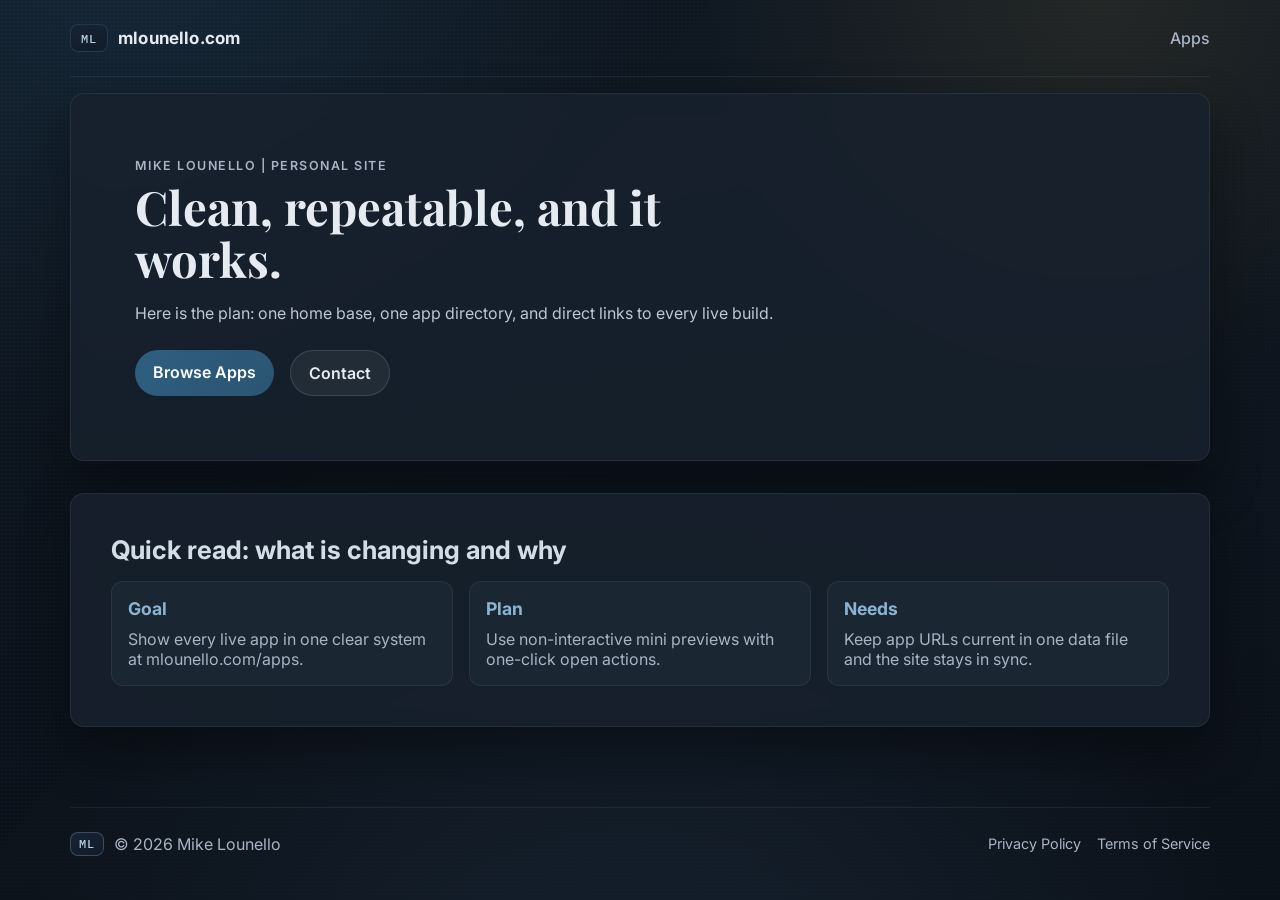
<file: index.html>
<!doctype html>
<html lang="en">
  <head>
    <meta charset="UTF-8" />
    <meta name="viewport" content="width=device-width, initial-scale=1.0" />
    <title>Mike Lounello | Builder, Creative, Developer</title>
    <meta
      name="description"
      content="Personal website for Mike Lounello featuring apps, experiments, and creative software projects."
    />
    <link rel="preconnect" href="https://fonts.googleapis.com" />
    <link rel="preconnect" href="https://fonts.gstatic.com" crossorigin />
    <link
      href="https://fonts.googleapis.com/css2?family=IBM+Plex+Mono:wght@400;500&family=Inter:wght@400;500;600;700&family=Playfair+Display:wght@500;600&display=swap"
      rel="stylesheet"
    />
    <link rel="stylesheet" href="/assets/styles.css" />
  </head>
  <body>
    <div class="noise-layer" aria-hidden="true"></div>
    <header class="site-header">
      <a class="brand" href="/">
        <span class="mark-plate" aria-hidden="true">ML</span>
        <span>mlounello.com</span>
      </a>
      <nav>
        <a href="/apps">Apps</a>
      </nav>
    </header>

    <main class="home-main">
      <section class="hero">
        <p class="eyebrow">Mike Lounello | Personal site</p>
        <h1>Clean, repeatable, and it works.</h1>
        <p class="hero-copy">
          Here is the plan: one home base, one app directory, and direct links to every live build.
        </p>
        <div class="hero-actions">
          <a class="btn btn-primary" href="/apps">Browse Apps</a>
          <a class="btn btn-ghost" href="mailto:hello@mlounello.com">Contact</a>
        </div>
      </section>

      <section class="feature-panel">
        <h2>Quick read: what is changing and why</h2>
        <div class="feature-grid">
          <article>
            <h3>Goal</h3>
            <p>Show every live app in one clear system at mlounello.com/apps.</p>
          </article>
          <article>
            <h3>Plan</h3>
            <p>Use non-interactive mini previews with one-click open actions.</p>
          </article>
          <article>
            <h3>Needs</h3>
            <p>Keep app URLs current in one data file and the site stays in sync.</p>
          </article>
        </div>
      </section>
    </main>

    <footer class="site-footer">
      <div class="footer-meta">
        <span class="mark-plate mark-plate-footer" aria-hidden="true">ML</span>
        <p>&copy; <span id="year"></span> Mike Lounello</p>
      </div>
      <div class="legal-links">
        <a href="/privacy">Privacy Policy</a>
        <a href="/terms">Terms of Service</a>
      </div>
    </footer>

    <script>
      document.getElementById("year").textContent = new Date().getFullYear();
    </script>
  </body>
</html>
</file>
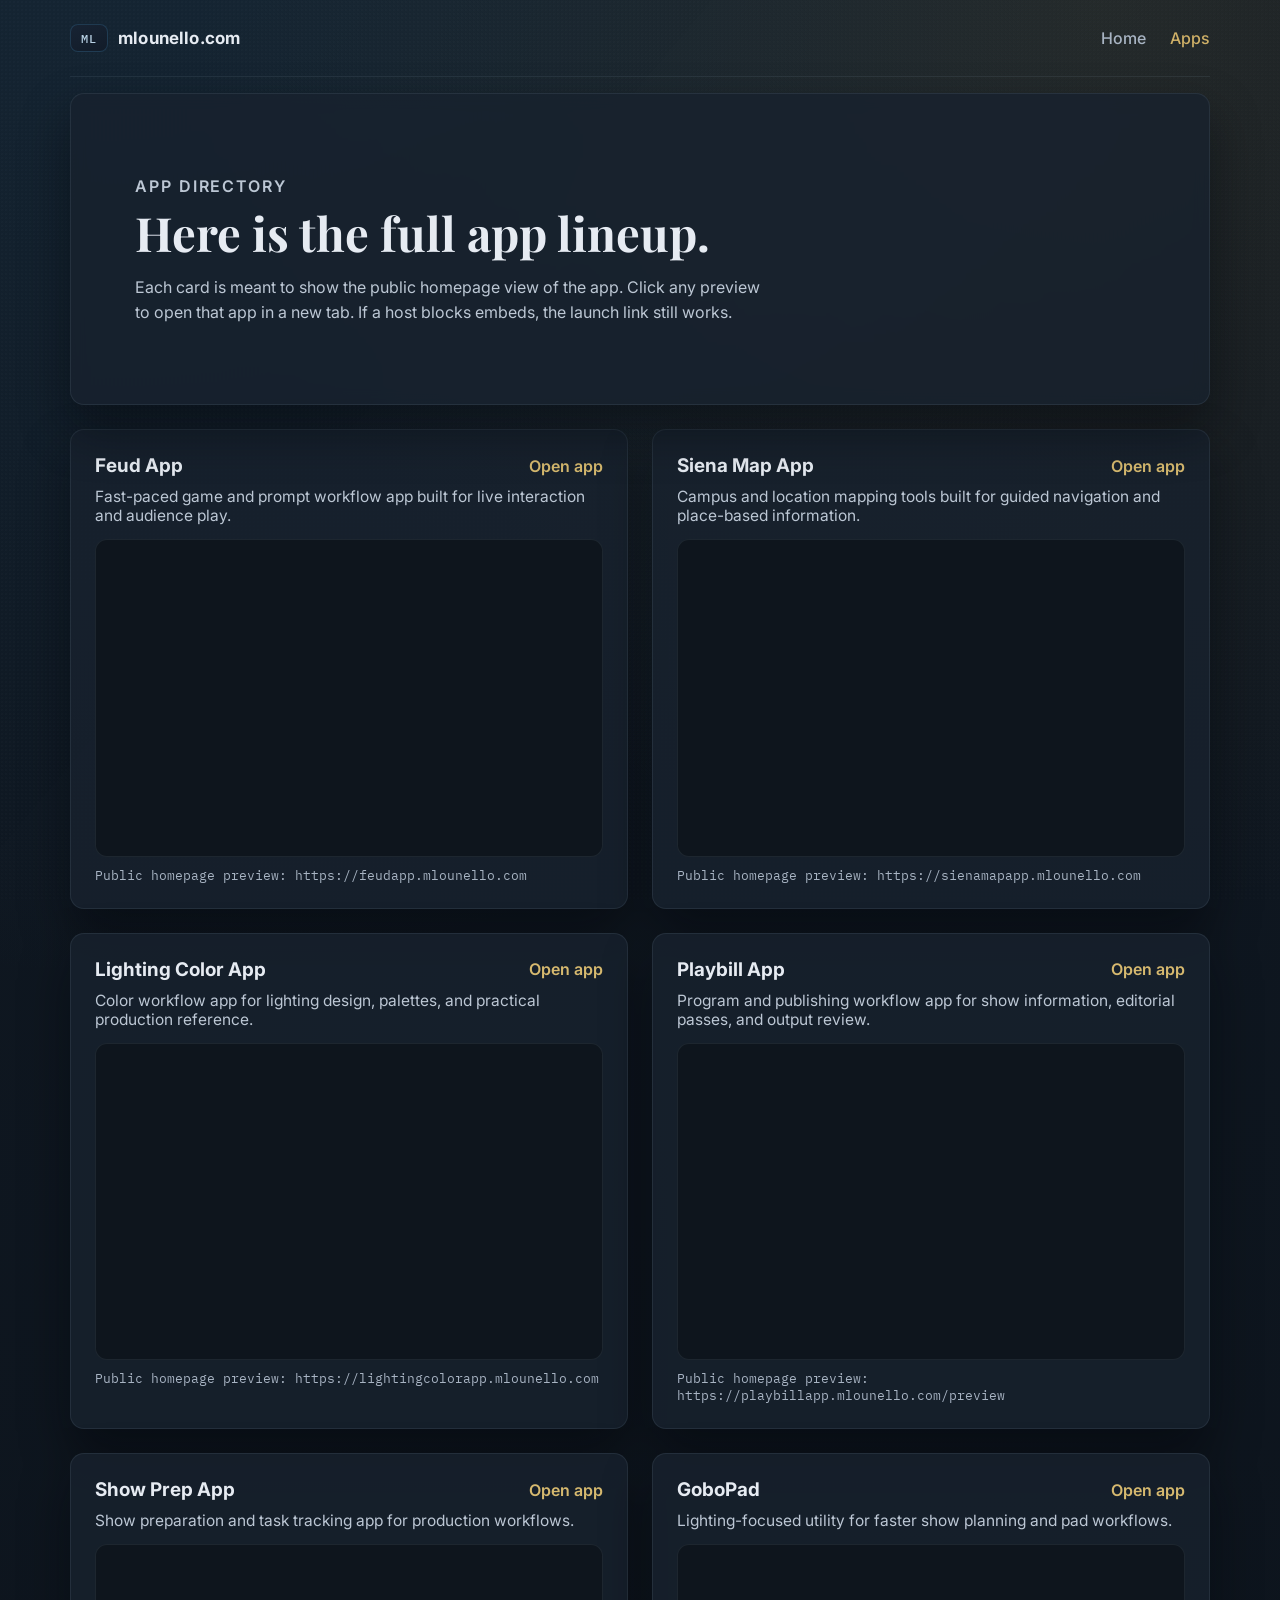
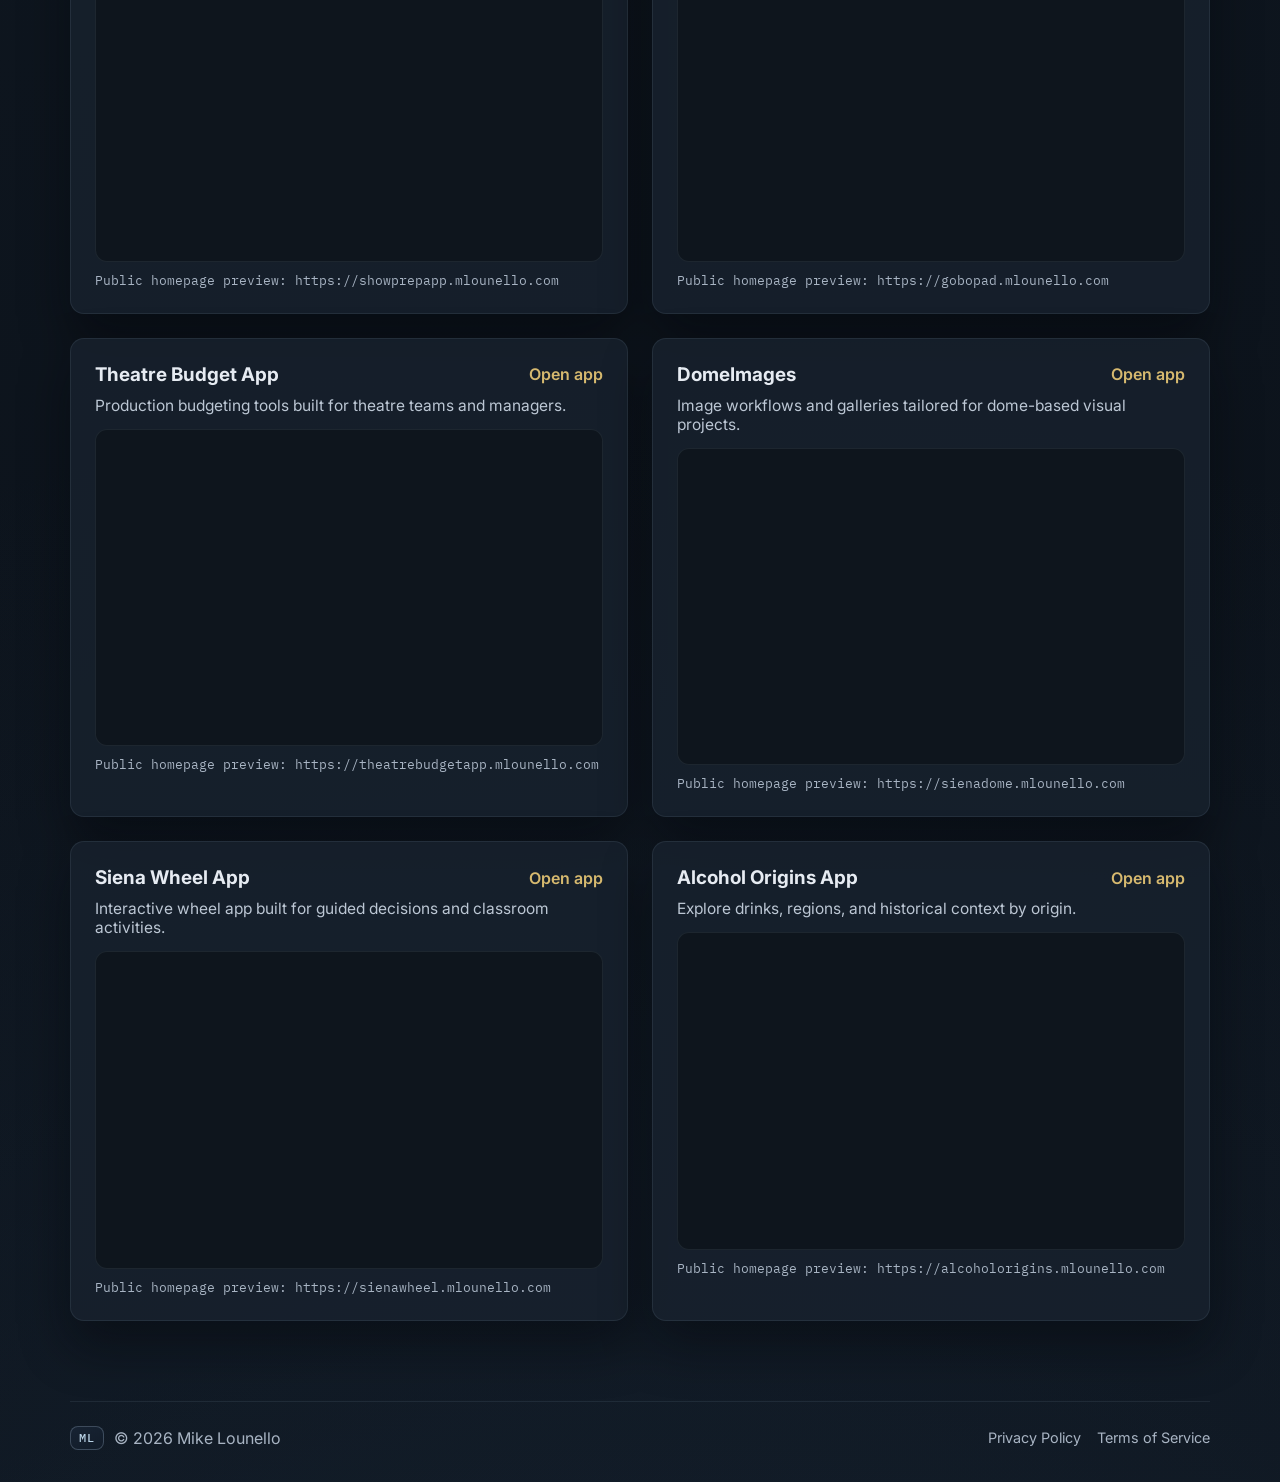
<file: apps/index.html>
<!doctype html>
<html lang="en">
  <head>
    <meta charset="UTF-8" />
    <meta name="viewport" content="width=device-width, initial-scale=1.0" />
    <title>Apps | Mike Lounello</title>
    <meta
      name="description"
      content="Live previews and launch links for apps built by Mike Lounello."
    />
    <link rel="preconnect" href="https://fonts.googleapis.com" />
    <link rel="preconnect" href="https://fonts.gstatic.com" crossorigin />
    <link
      href="https://fonts.googleapis.com/css2?family=IBM+Plex+Mono:wght@400;500&family=Inter:wght@400;500;600;700&family=Playfair+Display:wght@500;600&display=swap"
      rel="stylesheet"
    />
    <link rel="stylesheet" href="/assets/styles.css" />
  </head>
  <body>
    <div class="noise-layer" aria-hidden="true"></div>
    <header class="site-header">
      <a class="brand" href="/">
        <span class="mark-plate" aria-hidden="true">ML</span>
        <span>mlounello.com</span>
      </a>
      <nav>
        <a href="/">Home</a>
        <a href="/apps" aria-current="page">Apps</a>
      </nav>
    </header>

    <main class="apps-main">
      <section class="apps-hero">
        <p class="eyebrow">App directory</p>
        <h1>Here is the full app lineup.</h1>
        <p>
          Each card is meant to show the public homepage view of the app. Click any preview to open that app in a new tab. If a host blocks embeds, the launch link still works.
        </p>
      </section>

      <section>
        <div id="appsGrid" class="apps-grid" aria-live="polite"></div>
      </section>
    </main>

    <footer class="site-footer">
      <div class="footer-meta">
        <span class="mark-plate mark-plate-footer" aria-hidden="true">ML</span>
        <p>&copy; <span id="year"></span> Mike Lounello</p>
      </div>
      <div class="legal-links">
        <a href="/privacy">Privacy Policy</a>
        <a href="/terms">Terms of Service</a>
      </div>
    </footer>

    <script src="/assets/apps.js"></script>
  </body>
</html>
</file>
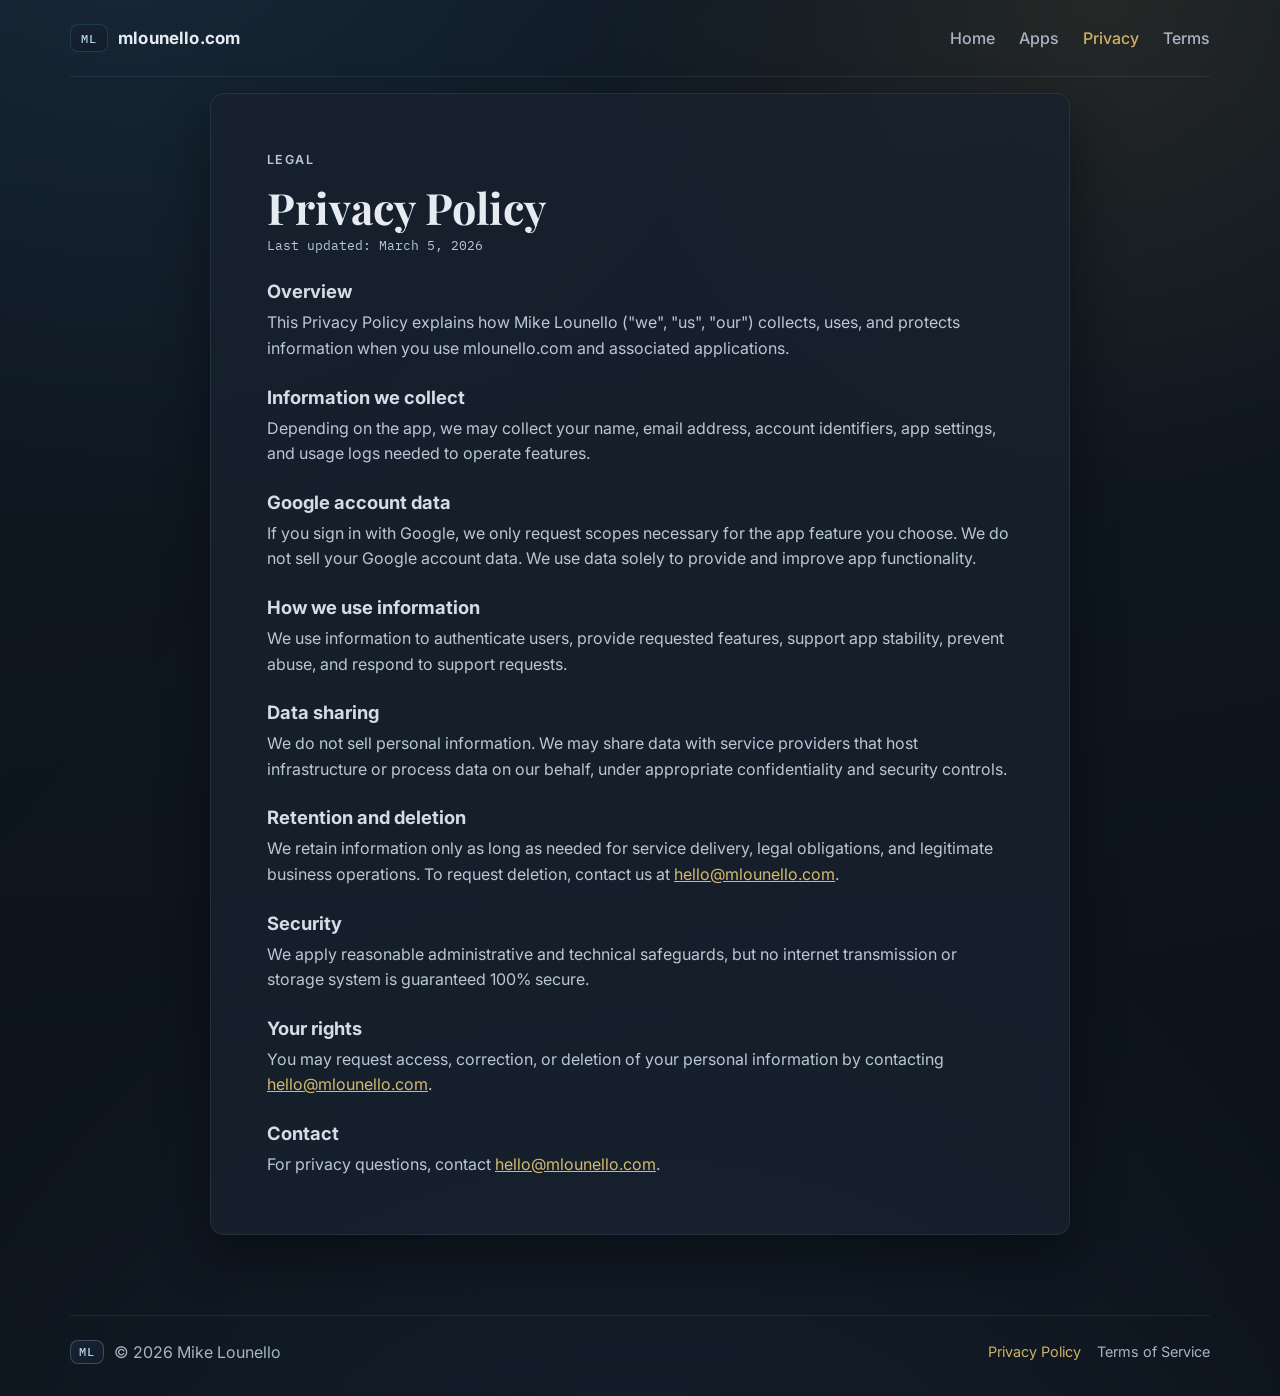
<file: privacy/index.html>
<!doctype html>
<html lang="en">
  <head>
    <meta charset="UTF-8" />
    <meta name="viewport" content="width=device-width, initial-scale=1.0" />
    <title>Privacy Policy | Mike Lounello</title>
    <meta
      name="description"
      content="Privacy Policy for Mike Lounello websites and connected apps."
    />
    <link rel="preconnect" href="https://fonts.googleapis.com" />
    <link rel="preconnect" href="https://fonts.gstatic.com" crossorigin />
    <link
      href="https://fonts.googleapis.com/css2?family=IBM+Plex+Mono:wght@400;500&family=Inter:wght@400;500;600;700&family=Playfair+Display:wght@500;600&display=swap"
      rel="stylesheet"
    />
    <link rel="stylesheet" href="/assets/styles.css" />
  </head>
  <body>
    <div class="noise-layer" aria-hidden="true"></div>
    <header class="site-header">
      <a class="brand" href="/">
        <span class="mark-plate" aria-hidden="true">ML</span>
        <span>mlounello.com</span>
      </a>
      <nav>
        <a href="/">Home</a>
        <a href="/apps">Apps</a>
        <a href="/privacy" aria-current="page">Privacy</a>
        <a href="/terms">Terms</a>
      </nav>
    </header>

    <main class="legal-main">
      <section class="legal-panel">
        <p class="eyebrow">Legal</p>
        <h1>Privacy Policy</h1>
        <p class="legal-updated">Last updated: March 5, 2026</p>

        <h2>Overview</h2>
        <p>
          This Privacy Policy explains how Mike Lounello ("we", "us", "our") collects, uses, and protects information when you use
          mlounello.com and associated applications.
        </p>

        <h2>Information we collect</h2>
        <p>
          Depending on the app, we may collect your name, email address, account identifiers, app settings, and usage logs needed to
          operate features.
        </p>

        <h2>Google account data</h2>
        <p>
          If you sign in with Google, we only request scopes necessary for the app feature you choose. We do not sell your Google account
          data. We use data solely to provide and improve app functionality.
        </p>

        <h2>How we use information</h2>
        <p>
          We use information to authenticate users, provide requested features, support app stability, prevent abuse, and respond to support
          requests.
        </p>

        <h2>Data sharing</h2>
        <p>
          We do not sell personal information. We may share data with service providers that host infrastructure or process data on our
          behalf, under appropriate confidentiality and security controls.
        </p>

        <h2>Retention and deletion</h2>
        <p>
          We retain information only as long as needed for service delivery, legal obligations, and legitimate business operations. To
          request deletion, contact us at <a href="mailto:hello@mlounello.com">hello@mlounello.com</a>.
        </p>

        <h2>Security</h2>
        <p>
          We apply reasonable administrative and technical safeguards, but no internet transmission or storage system is guaranteed 100%
          secure.
        </p>

        <h2>Your rights</h2>
        <p>
          You may request access, correction, or deletion of your personal information by contacting
          <a href="mailto:hello@mlounello.com">hello@mlounello.com</a>.
        </p>

        <h2>Contact</h2>
        <p>For privacy questions, contact <a href="mailto:hello@mlounello.com">hello@mlounello.com</a>.</p>
      </section>
    </main>

    <footer class="site-footer">
      <div class="footer-meta">
        <span class="mark-plate mark-plate-footer" aria-hidden="true">ML</span>
        <p>&copy; <span id="year"></span> Mike Lounello</p>
      </div>
      <div class="legal-links">
        <a href="/privacy" aria-current="page">Privacy Policy</a>
        <a href="/terms">Terms of Service</a>
      </div>
    </footer>

    <script>
      document.getElementById("year").textContent = new Date().getFullYear();
    </script>
  </body>
</html>
</file>
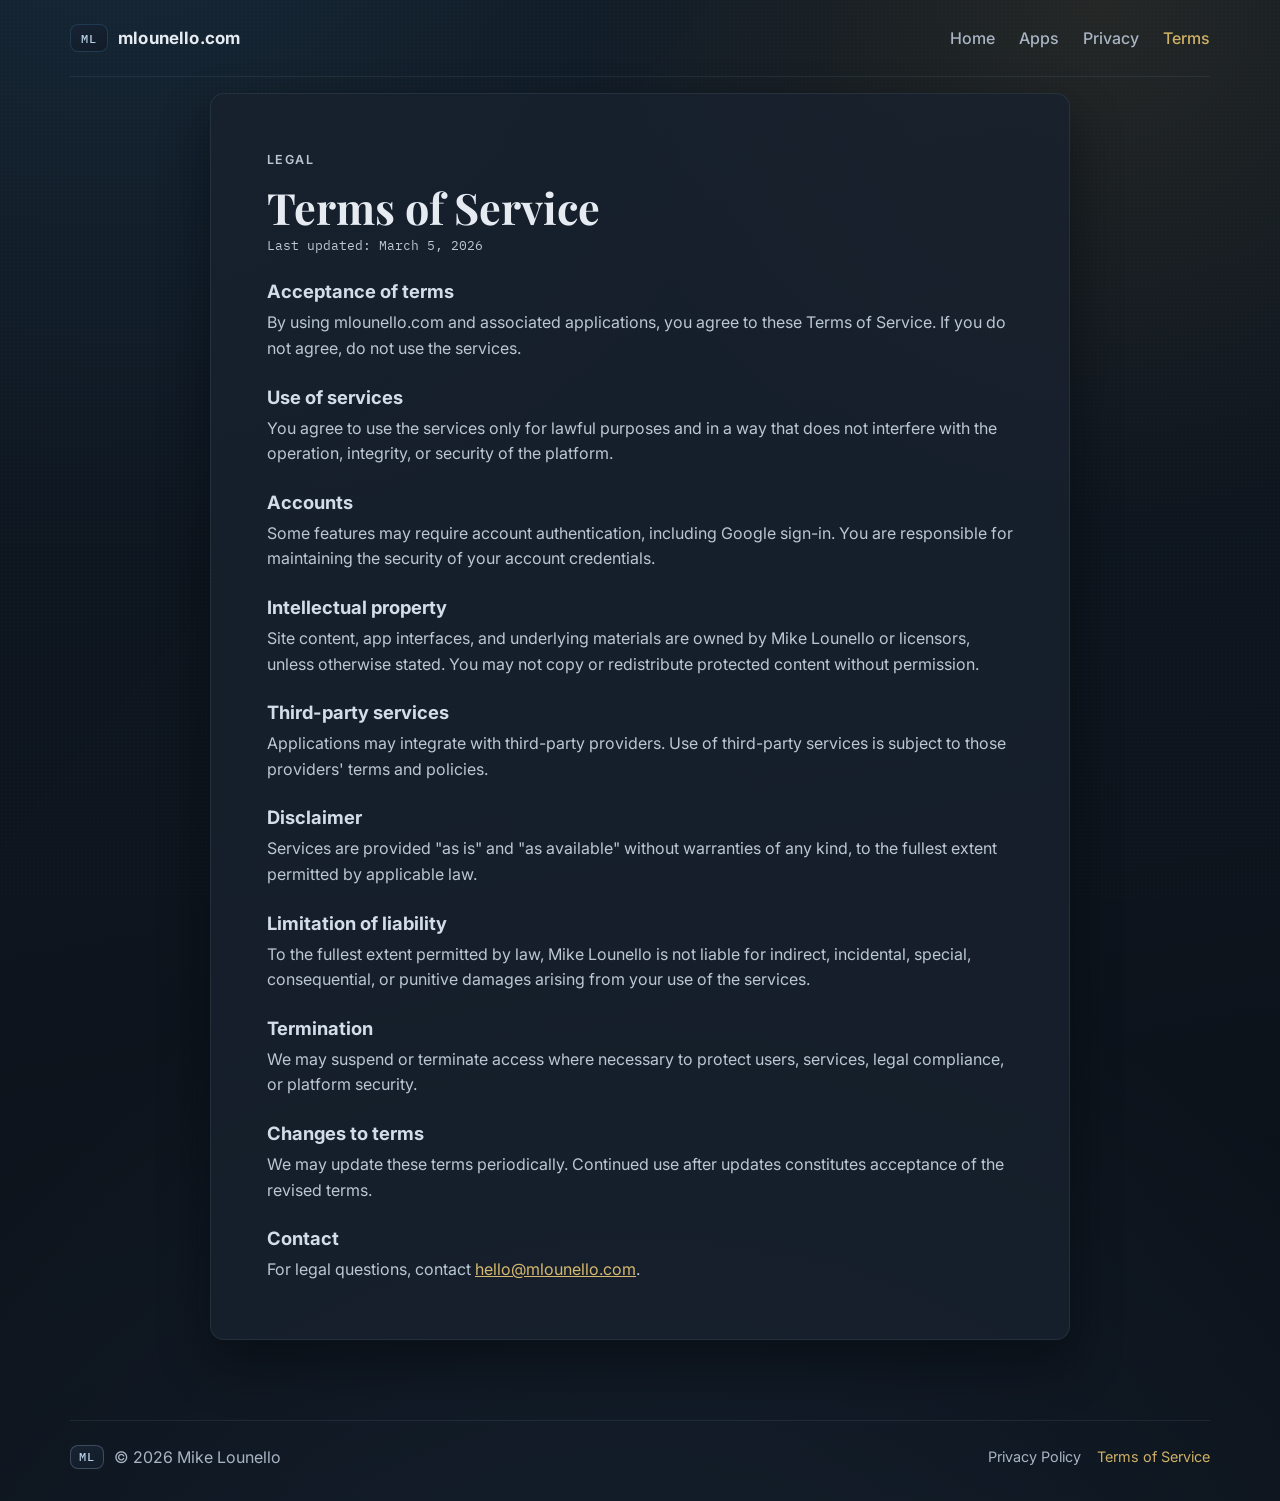
<file: terms/index.html>
<!doctype html>
<html lang="en">
  <head>
    <meta charset="UTF-8" />
    <meta name="viewport" content="width=device-width, initial-scale=1.0" />
    <title>Terms of Service | Mike Lounello</title>
    <meta
      name="description"
      content="Terms of Service for Mike Lounello websites and connected apps."
    />
    <link rel="preconnect" href="https://fonts.googleapis.com" />
    <link rel="preconnect" href="https://fonts.gstatic.com" crossorigin />
    <link
      href="https://fonts.googleapis.com/css2?family=IBM+Plex+Mono:wght@400;500&family=Inter:wght@400;500;600;700&family=Playfair+Display:wght@500;600&display=swap"
      rel="stylesheet"
    />
    <link rel="stylesheet" href="/assets/styles.css" />
  </head>
  <body>
    <div class="noise-layer" aria-hidden="true"></div>
    <header class="site-header">
      <a class="brand" href="/">
        <span class="mark-plate" aria-hidden="true">ML</span>
        <span>mlounello.com</span>
      </a>
      <nav>
        <a href="/">Home</a>
        <a href="/apps">Apps</a>
        <a href="/privacy">Privacy</a>
        <a href="/terms" aria-current="page">Terms</a>
      </nav>
    </header>

    <main class="legal-main">
      <section class="legal-panel">
        <p class="eyebrow">Legal</p>
        <h1>Terms of Service</h1>
        <p class="legal-updated">Last updated: March 5, 2026</p>

        <h2>Acceptance of terms</h2>
        <p>
          By using mlounello.com and associated applications, you agree to these Terms of Service. If you do not agree, do not use the
          services.
        </p>

        <h2>Use of services</h2>
        <p>
          You agree to use the services only for lawful purposes and in a way that does not interfere with the operation, integrity, or
          security of the platform.
        </p>

        <h2>Accounts</h2>
        <p>
          Some features may require account authentication, including Google sign-in. You are responsible for maintaining the security of
          your account credentials.
        </p>

        <h2>Intellectual property</h2>
        <p>
          Site content, app interfaces, and underlying materials are owned by Mike Lounello or licensors, unless otherwise stated. You may
          not copy or redistribute protected content without permission.
        </p>

        <h2>Third-party services</h2>
        <p>
          Applications may integrate with third-party providers. Use of third-party services is subject to those providers' terms and
          policies.
        </p>

        <h2>Disclaimer</h2>
        <p>
          Services are provided "as is" and "as available" without warranties of any kind, to the fullest extent permitted by applicable
          law.
        </p>

        <h2>Limitation of liability</h2>
        <p>
          To the fullest extent permitted by law, Mike Lounello is not liable for indirect, incidental, special, consequential, or punitive
          damages arising from your use of the services.
        </p>

        <h2>Termination</h2>
        <p>
          We may suspend or terminate access where necessary to protect users, services, legal compliance, or platform security.
        </p>

        <h2>Changes to terms</h2>
        <p>
          We may update these terms periodically. Continued use after updates constitutes acceptance of the revised terms.
        </p>

        <h2>Contact</h2>
        <p>For legal questions, contact <a href="mailto:hello@mlounello.com">hello@mlounello.com</a>.</p>
      </section>
    </main>

    <footer class="site-footer">
      <div class="footer-meta">
        <span class="mark-plate mark-plate-footer" aria-hidden="true">ML</span>
        <p>&copy; <span id="year"></span> Mike Lounello</p>
      </div>
      <div class="legal-links">
        <a href="/privacy">Privacy Policy</a>
        <a href="/terms" aria-current="page">Terms of Service</a>
      </div>
    </footer>

    <script>
      document.getElementById("year").textContent = new Date().getFullYear();
    </script>
  </body>
</html>
</file>
<file: assets/styles.css>
:root {
  --blue: #2b5572;
  --charcoal: #14181f;
  --white: #f6f7f9;
  --steel: #6b7280;
  --slate: #334155;
  --sneaker: #ffffff;
  --gold: #c9a24a;
  --success: #16a34a;
  --warning: #f59e0b;
  --critical: #dc2626;
  --neutral: #9ca3af;
  --bg-deep: #0b1119;
  --bg-mid: #101923;
  --surface: #18222ecf;
  --surface-strong: #1b2633;
  --line: #8ea0b51f;
  --line-strong: #8ea0b53d;
  --text-main: #e6ebf2;
  --text-muted: #a8b4c3;
  --radius-lg: 14px;
  --radius-md: 12px;
  --space-1: 8px;
  --space-2: 16px;
  --space-3: 24px;
  --space-4: 32px;
  --space-5: 48px;
  --shadow: 0 24px 50px #04070b7a;
}

* {
  box-sizing: border-box;
}

html,
body {
  margin: 0;
  padding: 0;
}

body {
  min-height: 100vh;
  color: var(--text-main);
  font-family: "Inter", sans-serif;
  background:
    radial-gradient(circle at 10% -10%, #2b557245 0%, #2b557200 36%),
    radial-gradient(circle at 86% 0%, #c9a24a1c 0%, #c9a24a00 28%),
    radial-gradient(circle at 50% 130%, #23374c80 0%, #23374c00 50%),
    linear-gradient(170deg, var(--bg-mid) 0%, var(--bg-deep) 100%);
  position: relative;
}

.noise-layer {
  position: fixed;
  inset: 0;
  pointer-events: none;
  opacity: 0.14;
  background-image:
    radial-gradient(#ffffff17 0.8px, transparent 0.8px),
    linear-gradient(130deg, #2b55720a, #ffffff00);
  background-size: 4px 4px, 100% 100%;
}

.site-header,
.site-footer,
.home-main,
.apps-main,
.admin-main {
  width: min(1140px, 92vw);
  margin: 0 auto;
  position: relative;
  z-index: 2;
}

.site-header {
  padding: var(--space-3) 0;
  display: flex;
  align-items: center;
  justify-content: space-between;
  border-bottom: 1px solid var(--line);
}

.brand {
  text-decoration: none;
  color: var(--text-main);
  font-weight: 700;
  font-size: 1.06rem;
  letter-spacing: 0.01em;
  display: inline-flex;
  align-items: center;
  gap: 10px;
}

.mark-plate {
  display: inline-flex;
  align-items: center;
  justify-content: center;
  min-width: 38px;
  height: 28px;
  padding: 0 8px;
  border-radius: 8px;
  border: 1px solid #2b557286;
  background:
    linear-gradient(160deg, #172333, #121c29),
    repeating-linear-gradient(90deg, #2b55721c 0 3px, #ffffff00 3px 6px);
  color: #b8d1e4;
  font-family: "IBM Plex Mono", monospace;
  font-size: 0.78rem;
  font-weight: 500;
  line-height: 1;
  letter-spacing: 0.08em;
}

nav {
  display: flex;
  gap: var(--space-3);
}

nav a {
  text-decoration: none;
  color: var(--text-muted);
  font-weight: 500;
}

nav a[aria-current="page"],
nav a:hover {
  color: #cfb067;
}

.home-main,
.apps-main,
.admin-main {
  padding: var(--space-2) 0 calc(var(--space-5) + var(--space-4));
}

.hero,
.apps-hero,
.admin-hero,
.feature-panel {
  background: var(--surface);
  border: 1px solid var(--line);
  border-radius: var(--radius-lg);
  box-shadow: var(--shadow);
  backdrop-filter: blur(8px);
}

.hero,
.apps-hero,
.admin-hero {
  padding: clamp(var(--space-4), 6vw, 64px);
}

.hero h1,
.apps-hero h1,
.admin-hero h1 {
  margin: var(--space-1) 0 0;
  max-width: 20ch;
  font-family: "Playfair Display", serif;
  font-size: clamp(2.1rem, 5vw, 2.95rem);
  line-height: 1.1;
  color: var(--text-main);
}

.eyebrow {
  margin: 0;
  color: var(--text-muted);
  font-size: 0.78rem;
  font-weight: 600;
  letter-spacing: 0.12em;
  text-transform: uppercase;
}

.hero-copy,
.apps-hero p,
.admin-hero p {
  margin-top: var(--space-2);
  max-width: 64ch;
  color: #bcc7d4;
  font-size: 1rem;
  line-height: 1.55;
}

.admin-hero {
  display: grid;
  grid-template-columns: minmax(0, 2fr) minmax(280px, 1fr);
  gap: var(--space-4);
  align-items: end;
}

.admin-lockup {
  padding: var(--space-3);
  background:
    linear-gradient(180deg, #122133, #101824),
    repeating-linear-gradient(90deg, #2b557214 0 6px, #ffffff00 6px 12px);
  border: 1px solid var(--line-strong);
  border-radius: var(--radius-md);
}

.status-chip {
  display: inline-flex;
  align-items: center;
  width: fit-content;
  padding: 6px 10px;
  border: 1px solid #c9a24a42;
  border-radius: 999px;
  color: #e2c983;
  background: #c9a24a12;
  font-family: "IBM Plex Mono", monospace;
  font-size: 0.78rem;
}

.admin-note,
.section-copy {
  margin: 12px 0 0;
  color: var(--text-muted);
  line-height: 1.6;
}

.hero-actions {
  margin-top: var(--space-3);
  display: flex;
  flex-wrap: wrap;
  gap: var(--space-2);
}

.btn {
  text-decoration: none;
  border-radius: 999px;
  padding: 12px 18px;
  font-weight: 600;
}

.btn-primary {
  color: var(--sneaker);
  background: linear-gradient(125deg, #2f5e80, var(--blue));
}

.btn-ghost {
  border: 1px solid var(--line-strong);
  color: var(--text-main);
  background: #ffffff0f;
}

.feature-panel {
  margin-top: var(--space-4);
  padding: clamp(var(--space-3), 4vw, 40px);
}

.feature-panel h2 {
  margin: 0;
  color: #d3dde8;
  font-size: clamp(1.5rem, 2vw, 1.75rem);
  font-weight: 700;
}

.feature-grid {
  margin-top: var(--space-2);
  display: grid;
  grid-template-columns: repeat(3, minmax(0, 1fr));
  gap: var(--space-2);
}

.feature-grid article {
  padding: var(--space-2);
  background: var(--surface-strong);
  border: 1px solid var(--line);
  border-radius: var(--radius-md);
}

.feature-grid h3 {
  margin: 0;
  color: #8ab4d2;
  font-size: 1.1rem;
}

.feature-grid p {
  margin: 10px 0 0;
  color: var(--text-muted);
}

.apps-grid {
  margin-top: var(--space-3);
  display: grid;
  grid-template-columns: repeat(2, minmax(0, 1fr));
  gap: var(--space-3);
}

.app-card {
  background: var(--surface);
  border: 1px solid var(--line);
  border-radius: var(--radius-lg);
  padding: var(--space-3);
  box-shadow: var(--shadow);
}

.app-head {
  display: flex;
  align-items: center;
  justify-content: space-between;
  gap: var(--space-2);
}

.app-head h2 {
  margin: 0;
  color: var(--text-main);
  font-size: 1.18rem;
  font-weight: 700;
}

.launch-link {
  text-decoration: none;
  color: #d6b96f;
  font-weight: 600;
  white-space: nowrap;
}

.launch-link:hover {
  color: #e7ce8c;
}

.app-copy {
  margin: 10px 0 14px;
  color: #bcc7d4;
  font-size: 0.97rem;
}

.preview-shell {
  position: relative;
  aspect-ratio: 16 / 10;
  overflow: hidden;
  border-radius: 12px;
  border: 1px solid var(--line);
  background: #0e151d;
}

.preview-frame {
  position: absolute;
  inset: 0;
  width: 1600px;
  height: 900px;
  border: 0;
  transform-origin: top left;
  pointer-events: none;
}

.preview-link {
  position: absolute;
  inset: 0;
  z-index: 2;
}

.preview-link:hover {
  box-shadow: inset 0 0 0 2px #2b557272;
}

.preview-fallback {
  position: absolute;
  inset: 0;
  display: grid;
  place-items: center;
  padding: var(--space-3);
  text-align: center;
  background:
    radial-gradient(circle at 50% 40%, #2b557230 0%, #2b557200 42%),
    linear-gradient(180deg, #101824, #0d131a);
}

.preview-fallback-label,
.preview-fallback-copy {
  margin: 0;
}

.preview-fallback-label {
  color: var(--text-main);
  font-family: "IBM Plex Mono", monospace;
  font-size: 0.84rem;
  text-transform: uppercase;
  letter-spacing: 0.08em;
}

.preview-fallback-copy {
  margin-top: 10px;
  color: var(--text-muted);
  max-width: 28ch;
}

.app-route {
  margin: 10px 0 0;
  color: var(--text-muted);
  font-size: 0.8rem;
  font-family: "IBM Plex Mono", monospace;
}

.admin-grid {
  margin-top: var(--space-3);
  display: grid;
  grid-template-columns: repeat(2, minmax(0, 1fr));
  gap: var(--space-3);
}

.admin-grid-wide {
  align-items: start;
}

.admin-panel,
.admin-section {
  background: var(--surface);
  border: 1px solid var(--line);
  border-radius: var(--radius-lg);
  box-shadow: var(--shadow);
}

.admin-panel {
  padding: var(--space-3);
}

.admin-section {
  margin-top: var(--space-3);
  padding: var(--space-3);
}

.panel-head {
  display: flex;
  justify-content: space-between;
  gap: var(--space-3);
  align-items: start;
}

.panel-head h2 {
  margin: 8px 0 0;
  color: #dbe3ec;
  font-size: 1.45rem;
}

.admin-metrics {
  margin-top: var(--space-3);
  display: grid;
  grid-template-columns: repeat(2, minmax(0, 1fr));
  gap: var(--space-2);
}

.metric-card {
  padding: var(--space-2);
  border: 1px solid var(--line);
  border-radius: var(--radius-md);
  background: #121b27;
}

.metric-label,
.metric-helper {
  margin: 0;
}

.metric-label {
  color: var(--text-muted);
  font-size: 0.86rem;
}

.metric-value {
  margin: 12px 0 6px;
  color: var(--text-main);
  font-size: clamp(1.8rem, 3vw, 2.35rem);
  font-weight: 700;
}

.metric-helper {
  color: #94a4b9;
  font-family: "IBM Plex Mono", monospace;
  font-size: 0.74rem;
}

.admin-checklist {
  margin-top: var(--space-3);
  display: grid;
  gap: 12px;
}

.admin-form {
  margin-top: var(--space-3);
  display: grid;
  grid-template-columns: repeat(2, minmax(0, 1fr));
  gap: var(--space-2);
}

.admin-form label {
  display: grid;
  gap: 8px;
}

.admin-form span {
  color: var(--text-muted);
  font-size: 0.84rem;
}

.admin-form input,
.admin-form select,
.admin-form textarea {
  width: 100%;
  border: 1px solid var(--line-strong);
  border-radius: 10px;
  background: #0f1722;
  color: var(--text-main);
  padding: 12px 14px;
  font: inherit;
}

.admin-form textarea {
  resize: vertical;
}

.admin-form-wide {
  grid-column: 1 / -1;
}

.admin-form button {
  width: fit-content;
}

.form-actions {
  display: flex;
  gap: var(--space-2);
  flex-wrap: wrap;
}

.selection-summary {
  margin-top: var(--space-3);
  padding: var(--space-2);
  border: 1px solid var(--line);
  border-radius: var(--radius-md);
  background: #121b27;
  color: #c7d2df;
  font-family: "IBM Plex Mono", monospace;
  font-size: 0.84rem;
  line-height: 1.5;
}

.admin-flash {
  min-height: 24px;
  margin-top: var(--space-3);
  color: var(--text-muted);
  font-family: "IBM Plex Mono", monospace;
  font-size: 0.84rem;
}

.admin-flash.is-success {
  color: #8fd3a5;
}

.admin-flash.is-error {
  color: #f0a4a4;
}

.check-row {
  display: flex;
  gap: 12px;
  align-items: start;
  padding: 14px 0;
  border-bottom: 1px solid var(--line);
}

.check-row:last-child {
  border-bottom: 0;
}

.check-row p {
  margin: 0;
  color: #c3cedc;
  line-height: 1.5;
}

.check-dot {
  width: 10px;
  height: 10px;
  margin-top: 6px;
  border-radius: 999px;
  background: linear-gradient(180deg, #d6b96f, #8c7540);
  box-shadow: 0 0 16px #c9a24a4f;
}

.directory-list,
.admin-apps-grid {
  margin-top: var(--space-3);
  display: grid;
  gap: var(--space-2);
}

.directory-card,
.hosted-app-card {
  padding: var(--space-2);
  background: #121b27;
  border: 1px solid var(--line);
  border-radius: var(--radius-md);
}

.directory-head,
.hosted-app-head {
  display: flex;
  justify-content: space-between;
  gap: var(--space-2);
  align-items: start;
}

.directory-head h3,
.hosted-app-head h3 {
  margin: 0;
  color: var(--text-main);
}

.directory-email,
.hosted-app-note {
  margin: 6px 0 0;
  color: var(--text-muted);
}

.directory-status {
  color: #d6b96f;
  font-family: "IBM Plex Mono", monospace;
  font-size: 0.78rem;
}

.directory-meta,
.hosted-app-meta {
  margin-top: var(--space-2);
  display: grid;
  gap: 10px;
}

.directory-meta p,
.hosted-app-meta p {
  margin: 0;
  display: flex;
  justify-content: space-between;
  gap: var(--space-2);
  color: #d8e0e8;
}

.directory-meta span,
.hosted-app-meta span {
  color: var(--text-muted);
  font-size: 0.86rem;
}

.switchboard {
  margin-top: var(--space-3);
  border: 1px solid var(--line);
  border-radius: var(--radius-md);
  overflow: auto;
  background: #0f151e;
}

.switchboard-head {
  display: grid;
  grid-template-columns: 240px minmax(0, 1fr);
  min-width: max-content;
  border-bottom: 1px solid var(--line);
  background: #121c29;
}

.switchboard-corner {
  padding: 16px;
  color: var(--text-muted);
  font-family: "IBM Plex Mono", monospace;
  font-size: 0.82rem;
  text-transform: uppercase;
  letter-spacing: 0.08em;
}

.switchboard-apps,
.switchboard-row {
  display: grid;
  grid-auto-flow: column;
  grid-auto-columns: 64px;
}

.switchboard-app {
  min-height: 150px;
  padding: 12px 10px;
  border-left: 1px solid var(--line);
  display: flex;
  justify-content: center;
  align-items: flex-end;
}

.switchboard-app span {
  writing-mode: vertical-rl;
  transform: rotate(180deg);
  color: #d6e0ea;
  font-size: 0.8rem;
  letter-spacing: 0.02em;
}

.switchboard-user {
  display: grid;
  grid-template-columns: 240px minmax(0, 1fr);
  min-width: max-content;
  border-bottom: 1px solid var(--line);
}

.switchboard-user:last-child {
  border-bottom: 0;
}

.switchboard-user-name {
  padding: 14px 16px;
  display: grid;
  gap: 4px;
  background: #121b27;
  border-right: 1px solid var(--line);
}

.switchboard-user-name strong {
  color: var(--text-main);
}

.switchboard-user-name span {
  color: var(--text-muted);
  font-size: 0.82rem;
}

.patch-point {
  width: 64px;
  height: 56px;
  display: inline-flex;
  justify-content: center;
  align-items: center;
  background:
    linear-gradient(180deg, #141d29, #10161f),
    repeating-linear-gradient(90deg, #ffffff04 0 1px, #00000000 1px 64px);
  border: 0;
  border-left: 1px solid var(--line);
  cursor: pointer;
  transition: background 120ms ease, transform 120ms ease;
}

.patch-point:hover {
  background: #182434;
}

.patch-point.is-selected {
  background: #16384b;
}

.patch-point.is-active .patch-core {
  background: linear-gradient(180deg, #27d176, #118f4b);
  box-shadow: 0 0 0 2px #0d131a, 0 0 18px #27d17673;
}

.patch-core {
  width: 16px;
  height: 16px;
  border-radius: 999px;
  border: 2px solid #6d7d8f;
  background: #1f2a36;
  box-shadow: inset 0 0 0 2px #10161f;
}

.admin-apps-grid {
  grid-template-columns: repeat(2, minmax(0, 1fr));
}

.permission-matrix {
  margin-top: var(--space-3);
  overflow: hidden;
  border: 1px solid var(--line);
  border-radius: var(--radius-md);
}

.matrix-row {
  display: grid;
  grid-template-columns: 1.4fr repeat(4, minmax(0, 1fr));
  gap: 12px;
  align-items: center;
  padding: 14px 16px;
  background: #111925;
  border-bottom: 1px solid var(--line);
}

.matrix-row:last-child {
  border-bottom: 0;
}

.matrix-head {
  background: #162232;
  color: var(--text-muted);
  font-size: 0.84rem;
  text-transform: uppercase;
  letter-spacing: 0.08em;
}

.matrix-app {
  color: var(--text-main);
  font-weight: 600;
}

.matrix-pill {
  display: inline-flex;
  justify-content: center;
  width: fit-content;
  padding: 6px 10px;
  border-radius: 999px;
  background: #213247;
  color: #c3d6e7;
  font-size: 0.82rem;
}

.matrix-pill.is-strong {
  background: #c9a24a1f;
  color: #e0c57e;
}

.matrix-pill.is-muted {
  background: #1f2732;
  color: #9cb0c5;
}

.owner-queue {
  margin-top: var(--space-3);
  display: grid;
  gap: var(--space-2);
}

.queue-item {
  display: grid;
  grid-template-columns: 46px 1fr;
  gap: 14px;
  align-items: start;
  padding: var(--space-2);
  border: 1px solid var(--line);
  border-radius: var(--radius-md);
  background: #121b27;
}

.queue-item p {
  margin: 0;
  color: #c7d2df;
  line-height: 1.55;
}

.queue-index {
  display: inline-flex;
  justify-content: center;
  align-items: center;
  height: 34px;
  border-radius: 8px;
  background: #19283a;
  color: #d6b96f;
  font-family: "IBM Plex Mono", monospace;
  font-size: 0.82rem;
}

.site-footer {
  padding: var(--space-3) 0 var(--space-4);
  color: var(--text-muted);
  border-top: 1px solid var(--line);
  display: flex;
  align-items: center;
  justify-content: space-between;
  gap: var(--space-2);
  flex-wrap: wrap;
}

.footer-meta {
  display: inline-flex;
  align-items: center;
  gap: 10px;
}

.footer-meta p {
  margin: 0;
}

.mark-plate-footer {
  min-width: 34px;
  height: 24px;
  font-size: 0.72rem;
  border-color: #73859a70;
}

.legal-links {
  display: inline-flex;
  align-items: center;
  gap: var(--space-2);
}

.legal-links a {
  color: var(--text-muted);
  text-decoration: none;
  font-size: 0.9rem;
}

.legal-links a:hover,
.legal-links a[aria-current="page"] {
  color: #cfb067;
}

.legal-main {
  width: min(860px, 92vw);
  margin: 0 auto;
  padding: var(--space-2) 0 calc(var(--space-5) + var(--space-4));
  position: relative;
  z-index: 2;
}

.legal-panel {
  background: var(--surface);
  border: 1px solid var(--line);
  border-radius: var(--radius-lg);
  box-shadow: var(--shadow);
  padding: clamp(var(--space-4), 5vw, 56px);
}

.legal-panel h1 {
  margin: var(--space-1) 0 0;
  font-family: "Playfair Display", serif;
  font-size: clamp(2rem, 4.8vw, 2.7rem);
}

.legal-updated {
  margin-top: 10px;
  color: var(--text-muted);
  font-family: "IBM Plex Mono", monospace;
  font-size: 0.8rem;
}

.legal-panel h2 {
  margin: var(--space-3) 0 8px;
  color: #d3dde8;
  font-size: 1.15rem;
}

.legal-panel p {
  margin: 0;
  color: #bcc7d4;
  line-height: 1.6;
}

.legal-panel a {
  color: #d6b96f;
}

@media (max-width: 980px) {
  .apps-grid,
  .feature-grid,
  .admin-grid,
  .admin-apps-grid,
  .admin-metrics,
  .admin-form {
    grid-template-columns: 1fr;
  }

  .admin-hero,
  .matrix-row {
    grid-template-columns: 1fr;
  }

  .switchboard-head,
  .switchboard-user {
    grid-template-columns: 180px minmax(0, 1fr);
  }

  .switchboard-apps,
  .switchboard-row {
    grid-auto-columns: 56px;
  }

  .patch-point {
    width: 56px;
  }

  .legal-links {
    width: 100%;
  }
}
</file>
